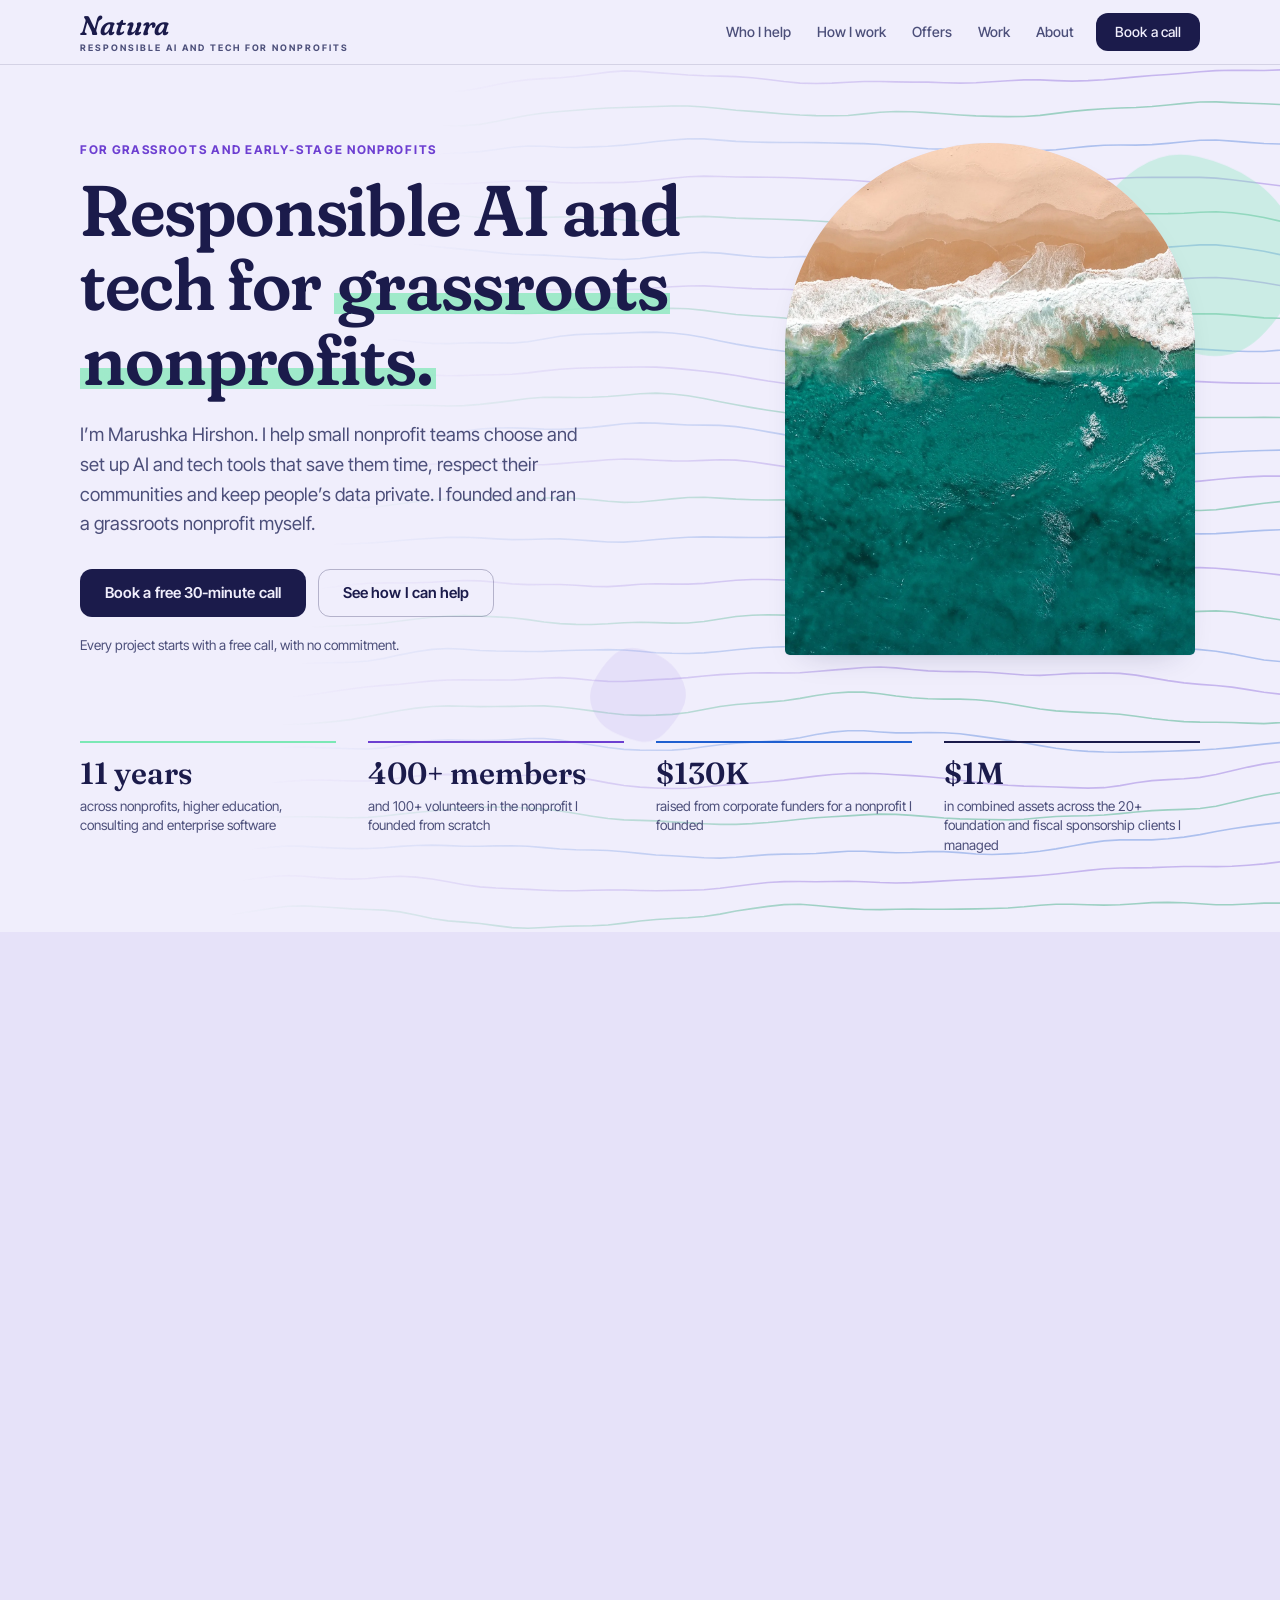
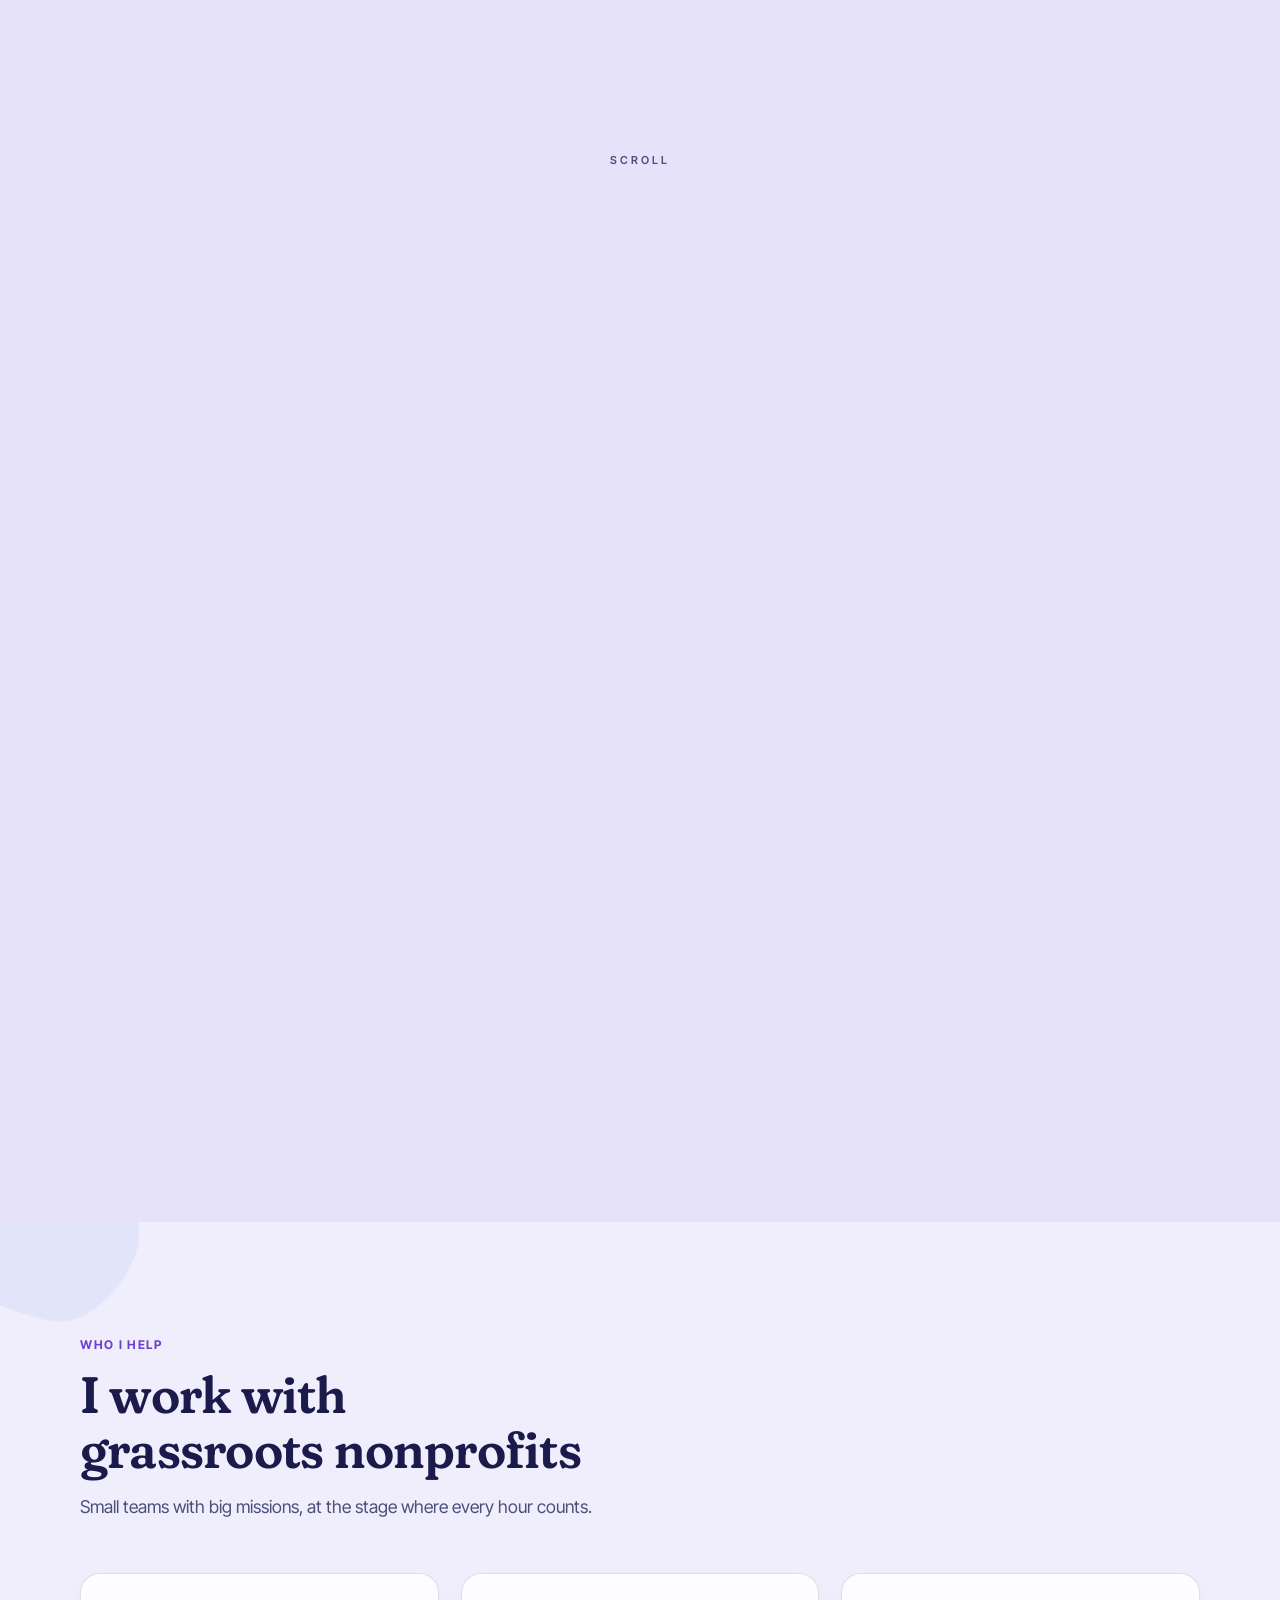
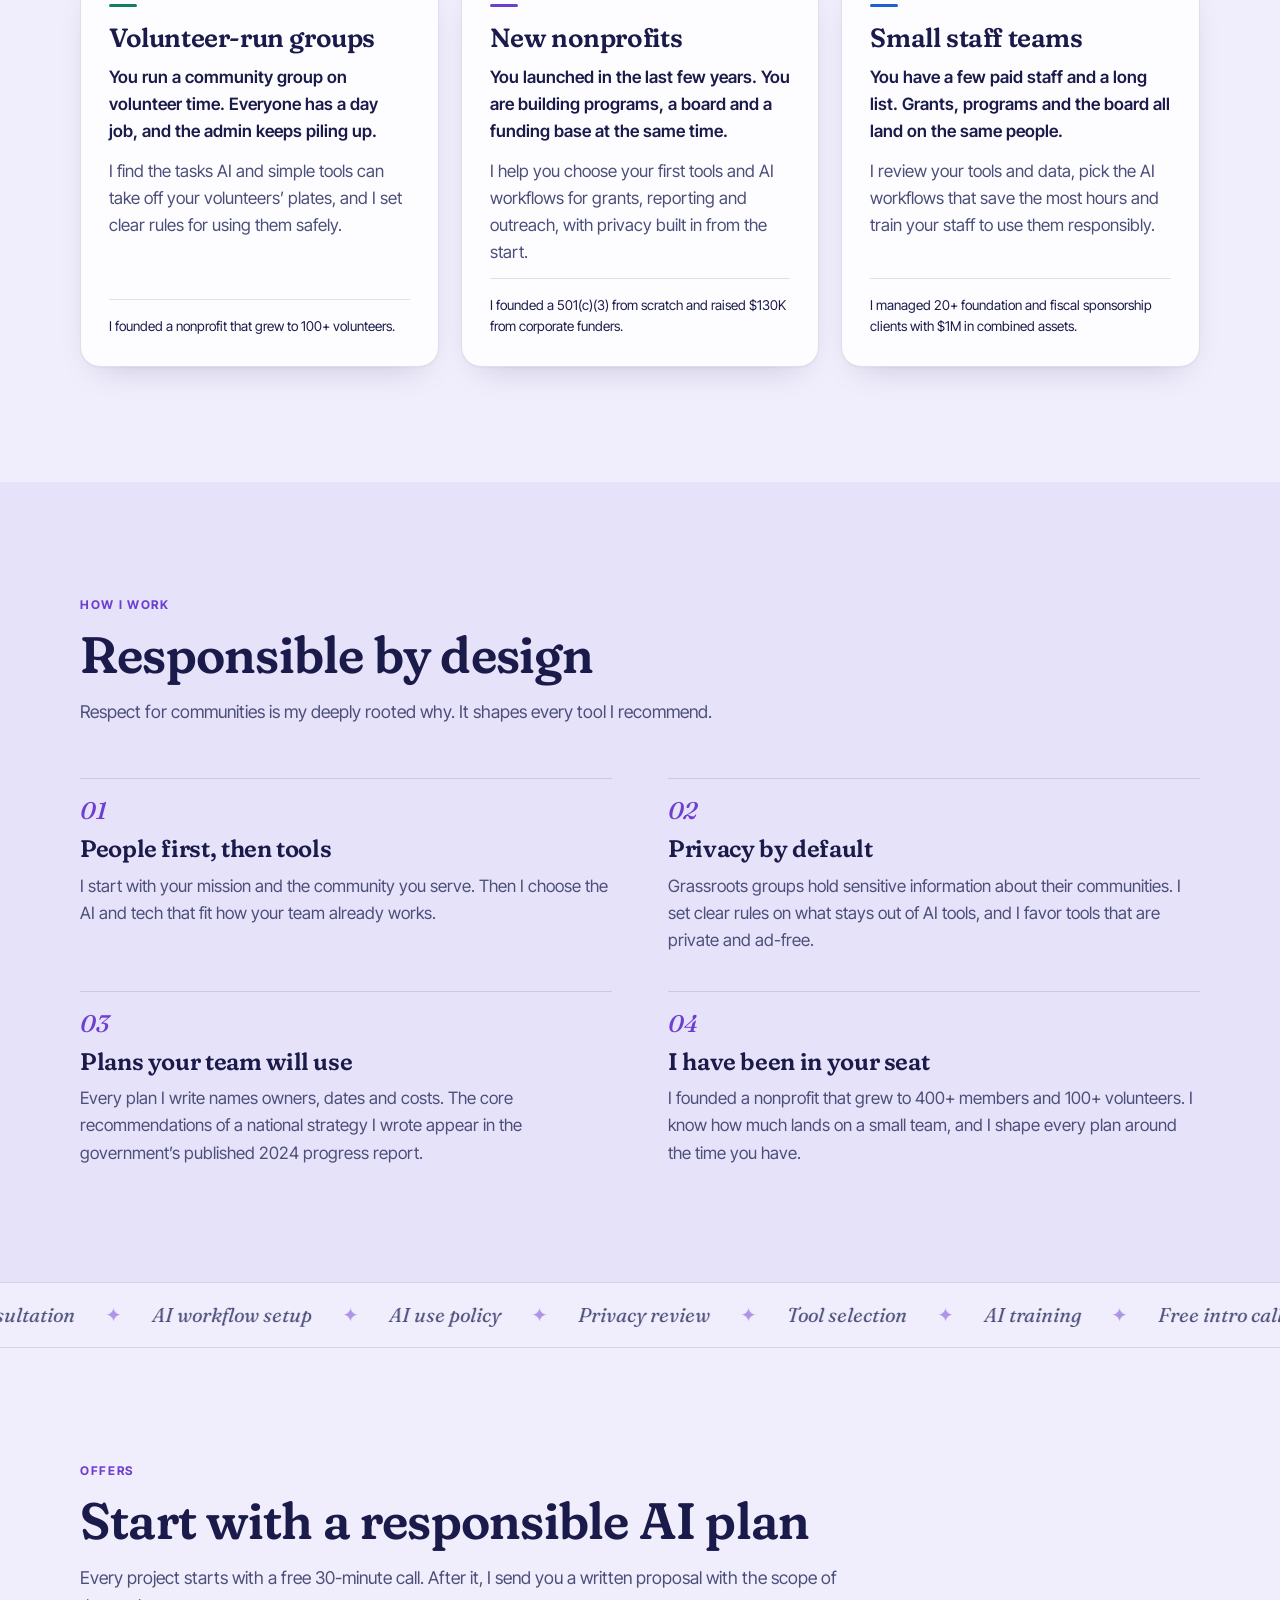
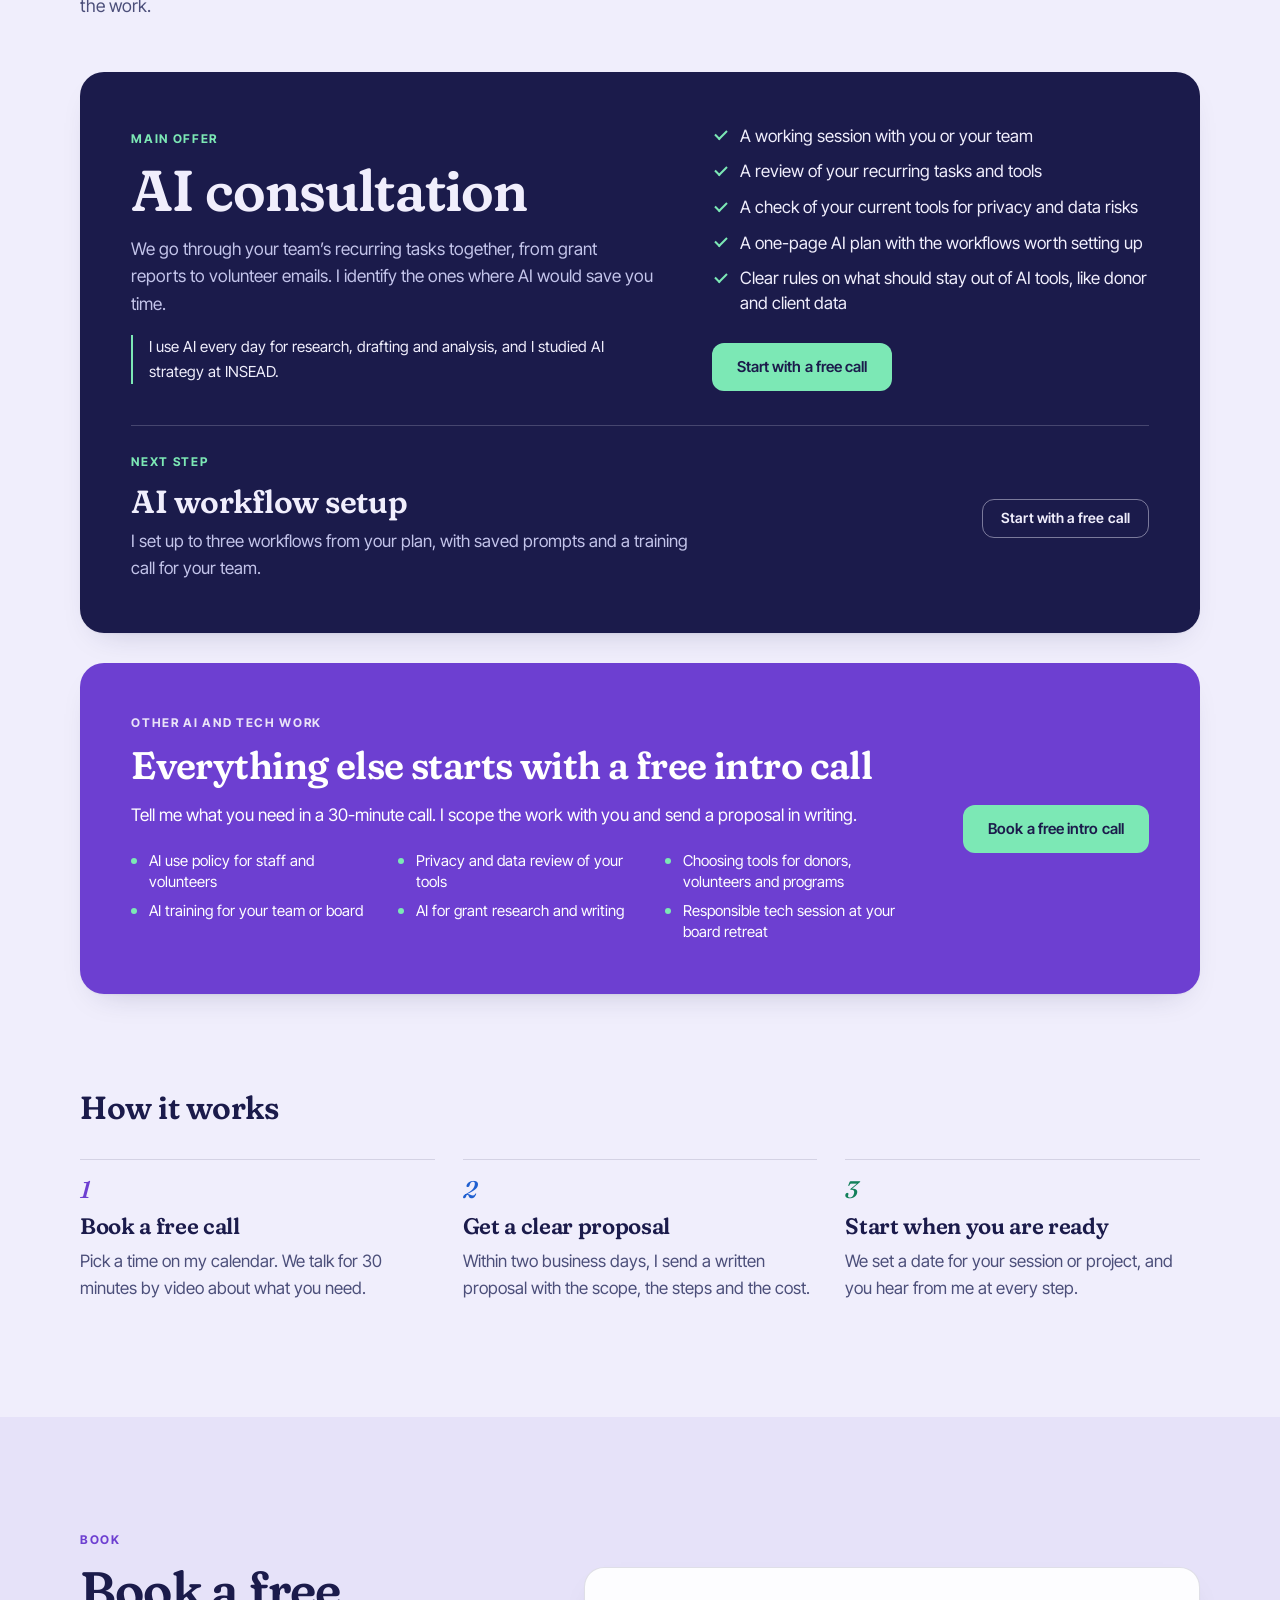
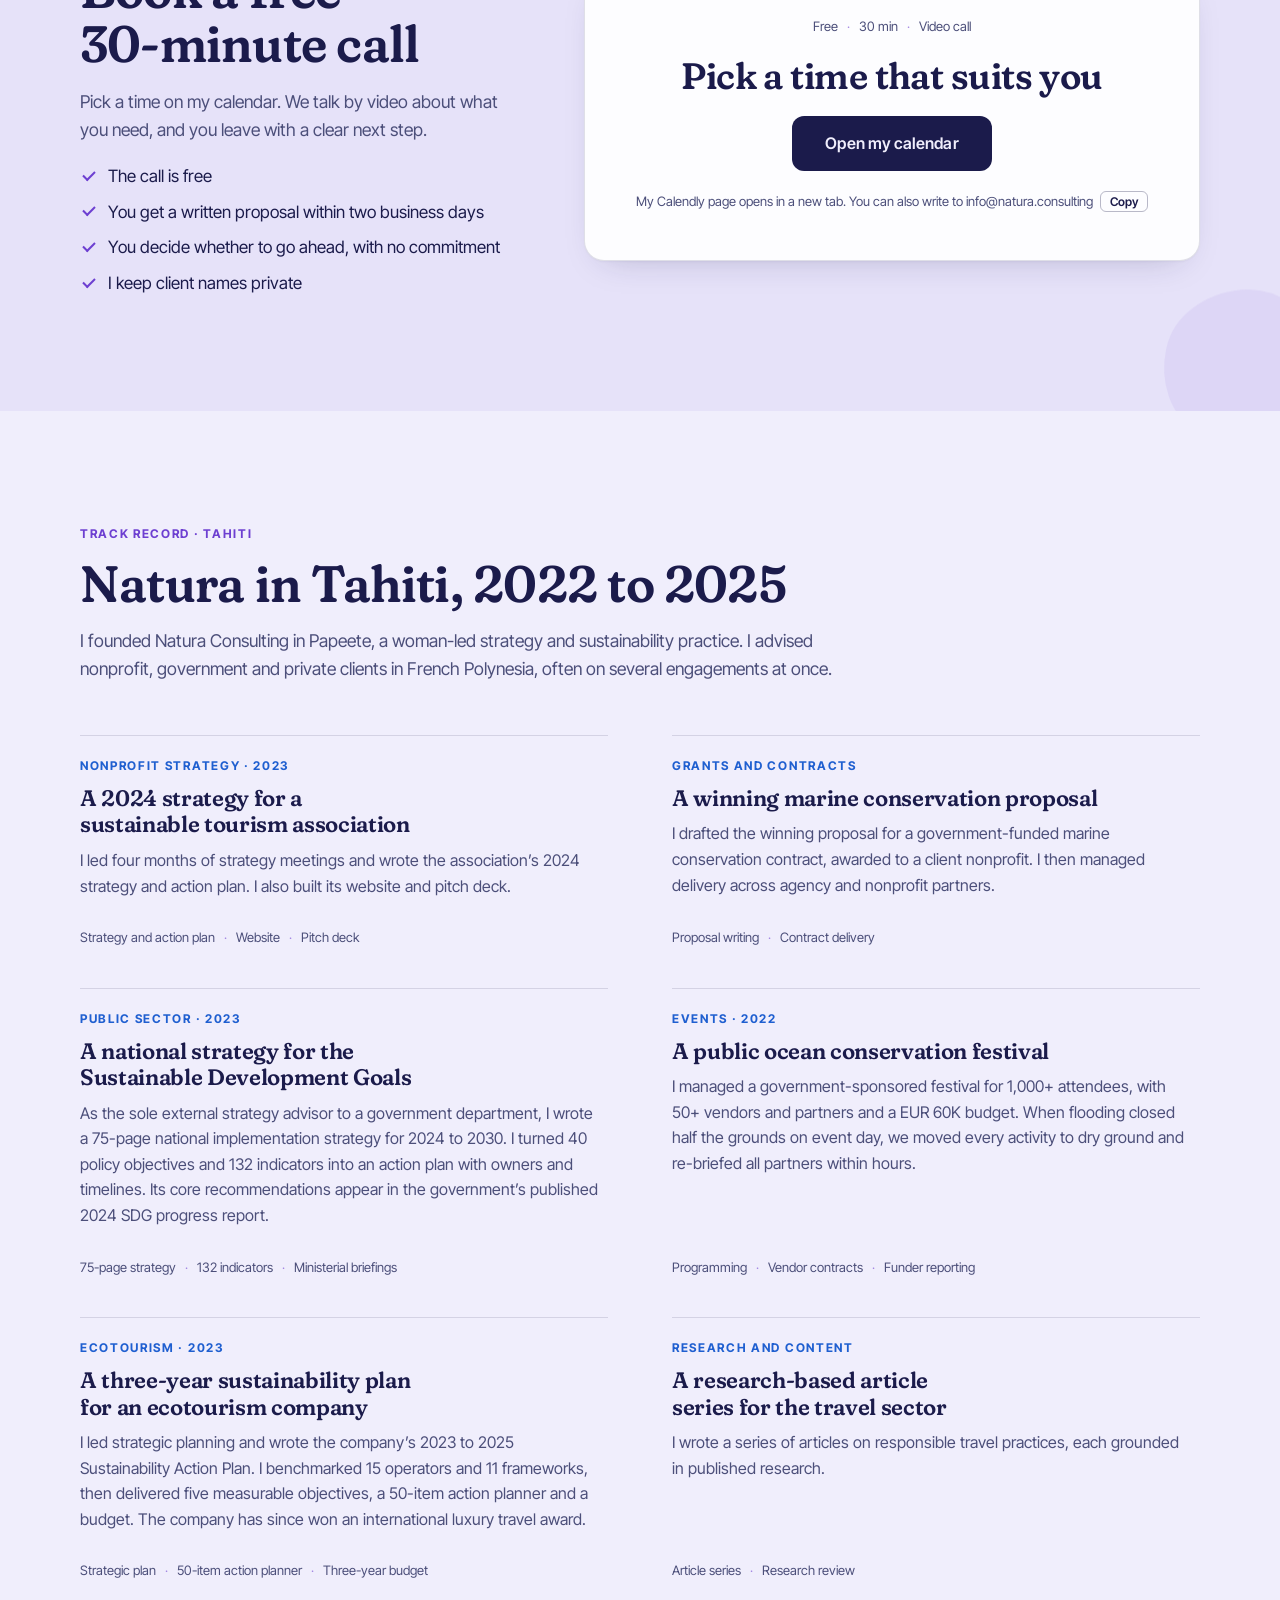
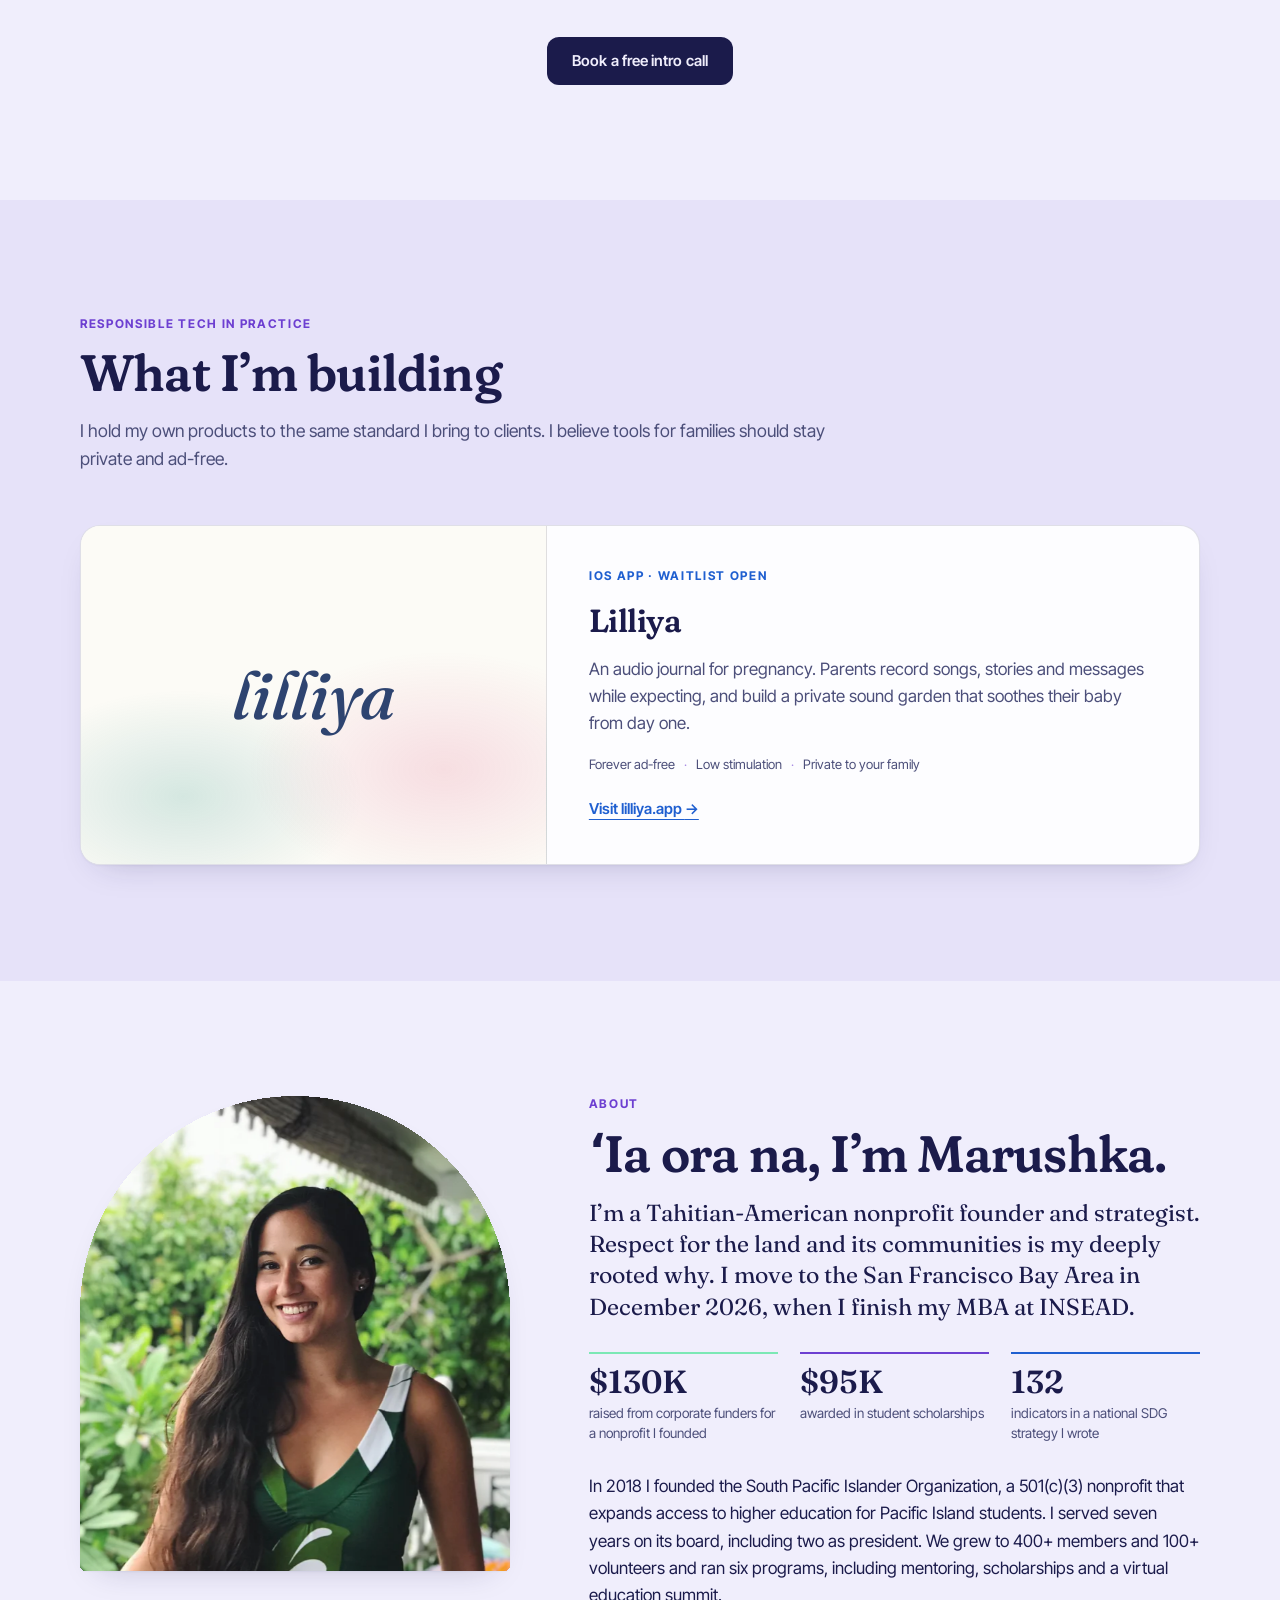
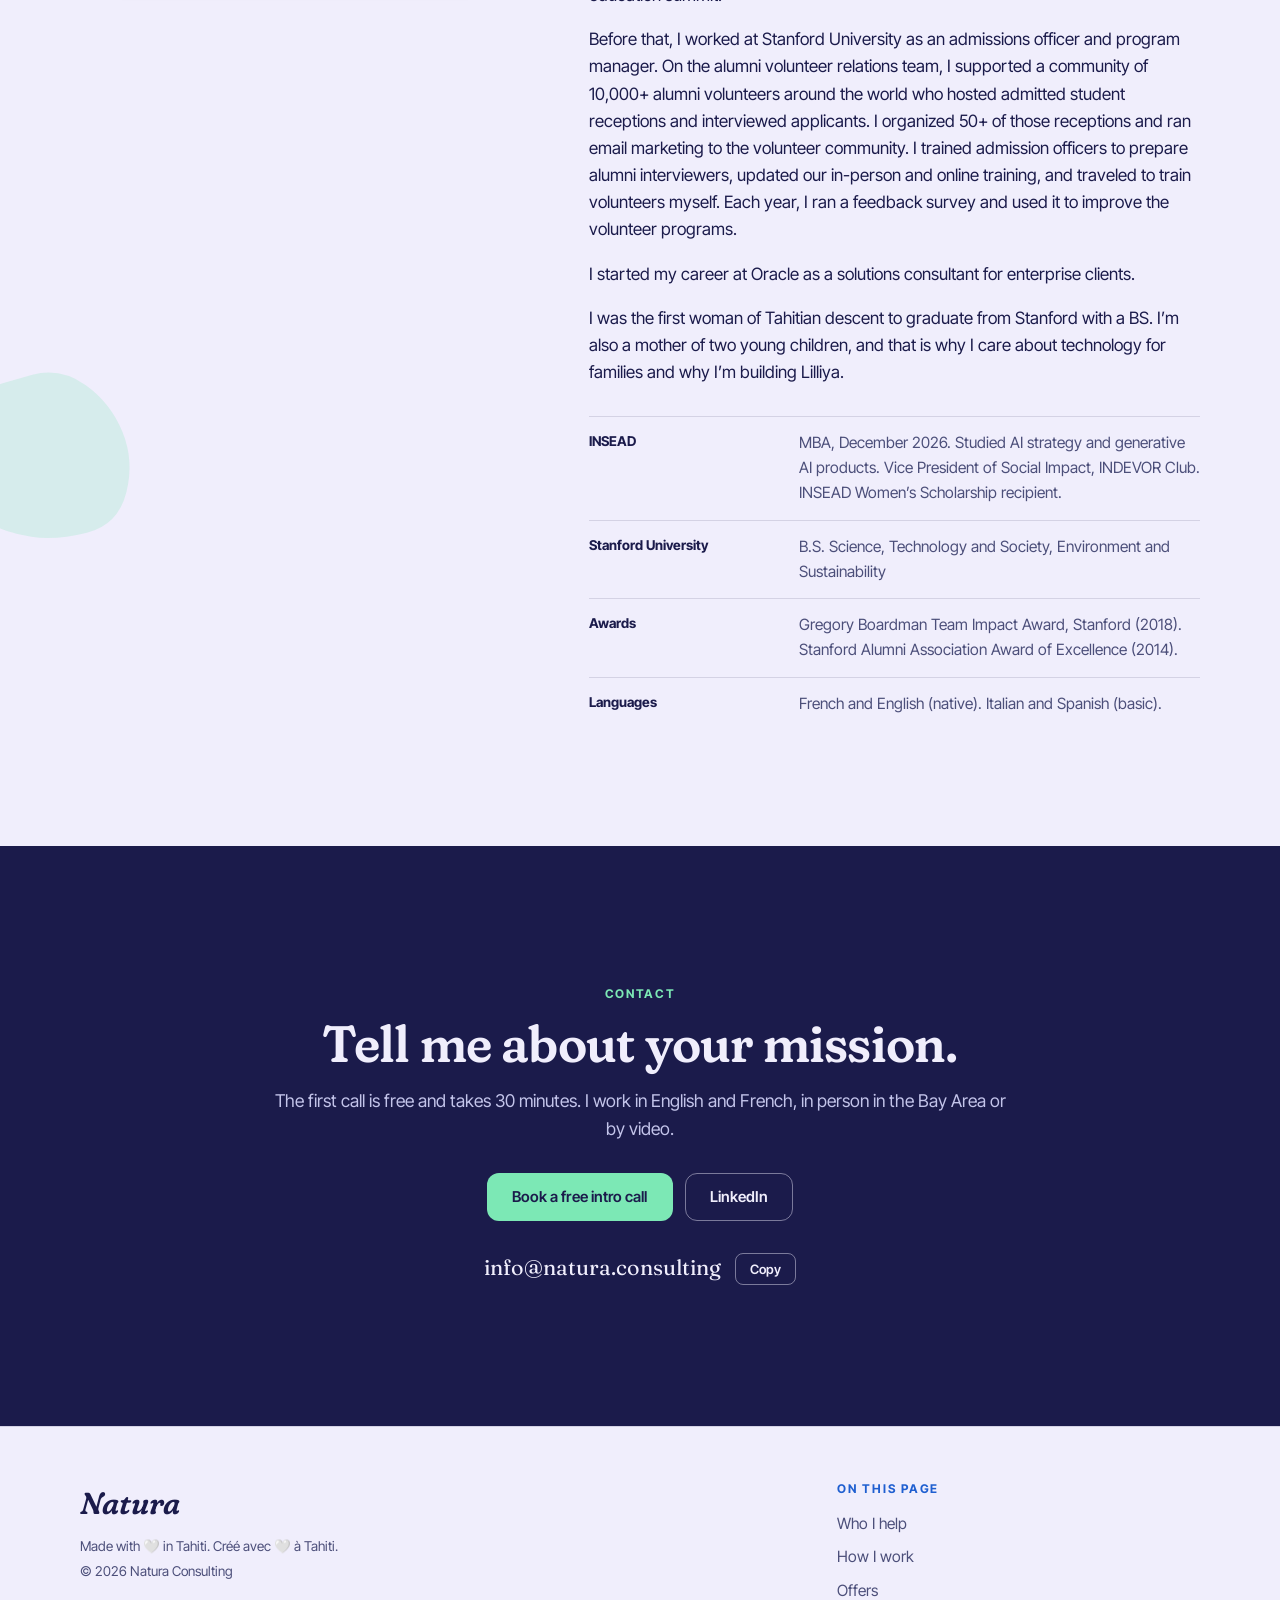
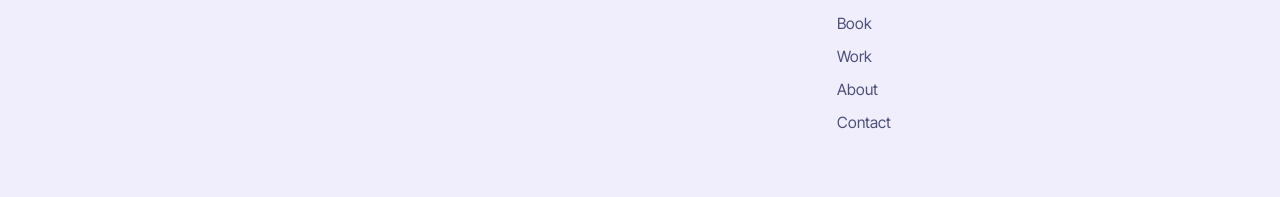
<file: index.html>
<!doctype html>
<html lang="en">
<head>
<meta charset="utf-8">
<meta name="viewport" content="width=device-width, initial-scale=1, viewport-fit=cover">
<title>Natura · Responsible AI and Tech for Nonprofits</title>
<meta name="description" content="Marushka Hirshon helps grassroots and early-stage nonprofits choose and use AI and tech responsibly, to save time and protect the people they serve. Every project starts with a free 30-minute call. San Francisco Bay Area.">
<meta name="version" content="4.3">
<link rel="canonical" href="https://natura.consulting/">
<link rel="icon" href="assets/favicon.svg" type="image/svg+xml">
<link rel="icon" href="assets/favicon-32.png" type="image/png" sizes="32x32">
<link rel="apple-touch-icon" href="assets/apple-touch-icon.png">
<meta name="theme-color" content="#F0EEFC">
<meta property="og:type" content="website">
<meta property="og:site_name" content="Natura Consulting">
<meta property="og:url" content="https://natura.consulting/">
<meta property="og:title" content="Responsible AI and tech for grassroots nonprofits">
<meta property="og:description" content="Marushka Hirshon helps grassroots and early-stage nonprofits choose and use AI and tech responsibly, to save time and protect the people they serve. Every project starts with a free 30-minute call.">
<meta property="og:image" content="https://natura.consulting/assets/og-responsible.jpg">
<meta property="og:image:width" content="1200">
<meta property="og:image:height" content="630">
<meta property="og:image:alt" content="Natura Consulting. Responsible AI and tech for grassroots nonprofits.">
<meta name="twitter:card" content="summary_large_image">
<script type="application/ld+json">
{
  "@context": "https://schema.org",
  "@type": "ProfessionalService",
  "name": "Natura Consulting",
  "url": "https://natura.consulting/",
  "image": "https://natura.consulting/assets/og-responsible.jpg",
  "description": "Responsible AI and tech consulting for grassroots and early-stage nonprofits.",
  "email": "info@natura.consulting",
  "areaServed": "San Francisco Bay Area",
  "founder": { "@type": "Person", "name": "Marushka Hirshon", "sameAs": "https://www.linkedin.com/in/marushkahirshon" },
  "knowsLanguage": ["en", "fr"]
}
</script>
<link rel="preconnect" href="https://fonts.googleapis.com">
<link rel="preconnect" href="https://fonts.gstatic.com" crossorigin>
<link rel="stylesheet" href="https://fonts.googleapis.com/css2?family=Fraunces:ital,opsz,wght,SOFT,WONK@0,9..144,400..800,0..100,0..1;1,9..144,400..800,0..100,0..1&family=Inter+Tight:wght@400;500;600;700&display=swap">
<link rel="stylesheet" href="assets/site.css">
</head>
<body>

<header class="site-head" id="top">
  <div class="wrap topbar">
    <a class="brand" href="#top"><span class="brand-name">Natura</span><span class="brand-sub">Responsible AI and tech for nonprofits</span></a>
    <nav class="topnav" aria-label="Page sections">
      <ul>
        <li><a href="#who">Who I help</a></li>
        <li><a href="#why">How I work</a></li>
        <li><a href="#offers">Offers</a></li>
        <li><a href="#work">Work</a></li>
        <li><a href="#about">About</a></li>
      </ul>
      <a class="btn btn-solid btn-sm" href="https://calendly.com/natura-info/30min" target="_blank" rel="noopener">Book a call</a>
    </nav>
  </div>
</header>

<main>
  <div class="hero-zone">
  <canvas class="waves" data-waves="light" aria-hidden="true"></canvas>
  <span class="blob b1" data-blob data-parallax="0.16" aria-hidden="true"></span>
  <span class="blob b2" data-blob data-parallax="-0.22" aria-hidden="true"></span>
  <section class="hero wrap" aria-labelledby="hero-title">
    <div class="hero-text">
      <p class="label">For grassroots and early-stage nonprofits</p>
      <h1 id="hero-title" data-words>Responsible AI and tech for grassroots nonprofits.</h1>
      <p class="lede">I’m Marushka Hirshon. I help small nonprofit teams choose and set up AI and tech tools that save them time, respect their communities and keep people’s data private. I founded and ran a grassroots nonprofit myself.</p>
      <div class="actions">
        <a class="btn btn-solid" href="https://calendly.com/natura-info/30min" target="_blank" rel="noopener">Book a free 30-minute call</a>
        <a class="btn btn-line" href="#offers">See how I can help</a>
      </div>
      <p class="fineprint">Every project starts with a free call, with no commitment.</p>
    </div>
    <div class="arch-wrap">
      <figure class="arch">
      <img data-parallax-img src="assets/ocean-hero.webp" alt="Aerial view of turquoise lagoon water meeting deep blue ocean" width="1500" height="2000">
    </figure>
    </div>
  </section>

  <div class="wrap">
    <ul class="proof" aria-label="Experience at a glance">
      <li><b>11 years</b><span>across nonprofits, higher education, consulting and enterprise software</span></li>
      <li><b>400+ members</b><span>and 100+ volunteers in the nonprofit I founded from scratch</span></li>
      <li><b>$130K</b><span>raised from corporate funders for a nonprofit I founded</span></li>
      <li><b>$1M</b><span>in combined assets across the 20+ foundation and fiscal sponsorship clients I managed</span></li>
    </ul>
  </div>
  </div>

  <section class="manifesto" aria-label="What I believe">
    <div class="stage">
      <canvas class="waves" data-waves="light" aria-hidden="true"></canvas>
      <p class="line" data-words>Grassroots nonprofits carry some of the most important work.</p>
      <p class="line" data-words>Their tools should respect the people they serve.</p>
      <p class="line" data-words>I built Natura to help them choose well, at a price they can afford.</p>
      <svg class="tide-draw" viewBox="0 0 600 40" preserveAspectRatio="none" aria-hidden="true"><path d="M0 22C100 6 200 6 300 22S500 38 600 22"/></svg>
      <p class="scroll-cue" aria-hidden="true">Scroll</p>
    </div>
  </section>

  <section class="sec has-blob" id="who" aria-labelledby="who-title">
    <span class="blob b3" data-blob data-parallax="0.2" aria-hidden="true"></span>
    <div class="wrap">
      <div class="sec-head" data-reveal>
        <p class="label">Who I help</p>
        <h2 id="who-title">I work with grassroots nonprofits</h2>
        <p class="sub">Small teams with big missions, at the stage where every hour counts.</p>
      </div>
      <div class="lanes lanes-3">
        <article class="lane" data-reveal>
          <h3>Volunteer-run groups</h3>
          <p class="lane-you">You run a community group on volunteer time. Everyone has a day job, and the admin keeps piling up.</p>
          <p>I find the tasks AI and simple tools can take off your volunteers’ plates, and I set clear rules for using them safely.</p>
          <p class="lane-proof">I founded a nonprofit that grew to 100+ volunteers.</p>
        </article>
        <article class="lane" data-reveal>
          <h3>New nonprofits</h3>
          <p class="lane-you">You launched in the last few years. You are building programs, a board and a funding base at the same time.</p>
          <p>I help you choose your first tools and AI workflows for grants, reporting and outreach, with privacy built in from the start.</p>
          <p class="lane-proof">I founded a 501(c)(3) from scratch and raised $130K from corporate funders.</p>
        </article>
        <article class="lane" data-reveal>
          <h3>Small staff teams</h3>
          <p class="lane-you">You have a few paid staff and a long list. Grants, programs and the board all land on the same people.</p>
          <p>I review your tools and data, pick the AI workflows that save the most hours and train your staff to use them responsibly.</p>
          <p class="lane-proof">I managed 20+ foundation and fiscal sponsorship clients with $1M in combined assets.</p>
        </article>
      </div>
    </div>
  </section>

  <section class="sec sec-deep" id="why" aria-labelledby="why-title">
    <div class="wrap">
      <div class="sec-head" data-reveal>
        <p class="label">How I work</p>
        <h2 id="why-title">Responsible by design</h2>
        <p class="sub">Respect for communities is my deeply rooted why. It shapes every tool I recommend.</p>
      </div>
      <ol class="why">
        <li data-reveal>
          <span class="num">01</span>
          <h3>People first, then tools</h3>
          <p>I start with your mission and the community you serve. Then I choose the AI and tech that fit how your team already works.</p>
        </li>
        <li data-reveal>
          <span class="num">02</span>
          <h3>Privacy by default</h3>
          <p>Grassroots groups hold sensitive information about their communities. I set clear rules on what stays out of AI tools, and I favor tools that are private and ad-free.</p>
        </li>
        <li data-reveal>
          <span class="num">03</span>
          <h3>Plans your team will use</h3>
          <p>Every plan I write names owners, dates and costs. The core recommendations of a national strategy I wrote appear in the government’s published 2024 progress report.</p>
        </li>
        <li data-reveal>
          <span class="num">04</span>
          <h3>I have been in your seat</h3>
          <p>I founded a nonprofit that grew to 400+ members and 100+ volunteers. I know how much lands on a small team, and I shape every plan around the time you have.</p>
        </li>
      </ol>
    </div>
  </section>

  <div class="marquee-wrap" aria-hidden="true"><div class="marquee"><div class="marquee-track"><span>AI consultation</span><i>✦</i><span>AI workflow setup</span><i>✦</i><span>AI use policy</span><i>✦</i><span>Privacy review</span><i>✦</i><span>Tool selection</span><i>✦</i><span>AI training</span><i>✦</i><span>Free intro call</span><i>✦</i></div></div></div>

  <section class="sec" id="offers" aria-labelledby="offers-title">
    <div class="wrap">
      <div class="sec-head" data-reveal>
        <p class="label">Offers</p>
        <h2 id="offers-title">Start with a responsible AI plan</h2>
        <p class="sub">Every project starts with a free 30-minute call. After it, I send you a written proposal with the scope of the work.</p>
      </div>

      <article class="feature feature-main" data-reveal>
        <canvas class="waves" data-waves="dark" aria-hidden="true"></canvas>
        <div class="feature-cols">
          <div>
            <p class="label">Main offer</p>
            <h3>AI consultation</h3>
            <p>We go through your team’s recurring tasks together, from grant reports to volunteer emails. I identify the ones where AI would save you time.</p>
            <p class="feature-proof">I use AI every day for research, drafting and analysis, and I studied AI strategy at INSEAD.</p>
          </div>
          <div>
            <ul class="ticks">
              <li>A working session with you or your team</li>
              <li>A review of your recurring tasks and tools</li>
              <li>A check of your current tools for privacy and data risks</li>
              <li>A one-page AI plan with the workflows worth setting up</li>
              <li>Clear rules on what should stay out of AI tools, like donor and client data</li>
            </ul>
            <div class="feature-buy">
              <a class="btn btn-light" href="https://calendly.com/natura-info/30min" target="_blank" rel="noopener">Start with a free call</a>
            </div>
          </div>
        </div>
        <div class="next-step">
          <div class="next-text">
            <p class="label">Next step</p>
            <h4>AI workflow setup</h4>
            <p>I set up to three workflows from your plan, with saved prompts and a training call for your team.</p>
          </div>
          <div class="next-buy">
            <a class="btn btn-line-light btn-sm" href="https://calendly.com/natura-info/30min" target="_blank" rel="noopener">Start with a free call</a>
          </div>
        </div>
      </article>

      <article class="feature feature-wide feature-band" data-reveal>
        <div class="feature-cols">
          <div>
            <p class="label">Other AI and tech work</p>
            <h3>Everything else starts with a free intro call</h3>
            <p>Tell me what you need in a 30-minute call. I scope the work with you and send a proposal in writing.</p>
            <ul class="also" aria-label="Other AI and tech work I offer">
              <li>AI use policy for staff and volunteers</li>
              <li>Privacy and data review of your tools</li>
              <li>Choosing tools for donors, volunteers and programs</li>
              <li>AI training for your team or board</li>
              <li>AI for grant research and writing</li>
              <li>Responsible tech session at your board retreat</li>
            </ul>
          </div>
          <div class="feature-side">
            <a class="btn btn-light" href="https://calendly.com/natura-info/30min" target="_blank" rel="noopener">Book a free intro call</a>
          </div>
        </div>
      </article>

      <div class="how" id="how">
        <h3 class="how-title" data-reveal>How it works</h3>
        <ol class="steps">
          <li data-reveal><span class="num">1</span><h4>Book a free call</h4><p>Pick a time on my calendar. We talk for 30 minutes by video about what you need.</p></li>
          <li data-reveal><span class="num">2</span><h4>Get a clear proposal</h4><p>Within two business days, I send a written proposal with the scope, the steps and the cost.</p></li>
          <li data-reveal><span class="num">3</span><h4>Start when you are ready</h4><p>We set a date for your session or project, and you hear from me at every step.</p></li>
        </ol>
      </div>
    </div>
  </section>

  <section class="sec sec-deep has-blob" id="book" aria-labelledby="book-title">
    <span class="blob b4" data-blob data-parallax="-0.18" aria-hidden="true"></span>
    <div class="wrap book">
      <div class="book-intro" data-reveal>
        <p class="label">Book</p>
        <h2 id="book-title">Book a free <span class="nowrap">30-minute</span> call</h2>
        <p class="sub">Pick a time on my calendar. We talk by video about what you need, and you leave with a clear next step.</p>
        <ul class="ticks ticks-ink">
          <li>The call is free</li>
          <li>You get a written proposal within two business days</li>
          <li>You decide whether to go ahead, with no commitment</li>
          <li>I keep client names private</li>
        </ul>
      </div>
      <div class="book-card" data-reveal>
        <p class="menu-meta"><span>Free</span><span>30 min</span><span>Video call</span></p>
        <h3>Pick a time that suits you</h3>
        <a class="btn btn-solid btn-lg" href="https://calendly.com/natura-info/30min" target="_blank" rel="noopener">Open my calendar</a>
        <p class="form-note">My Calendly page opens in a new tab. You can also write to <span id="email-book">info@natura.consulting</span> <button class="copy copy-ink" type="button" data-copy="email-book" data-done="Copied">Copy</button></p>
      </div>
    </div>
  </section>

  <section class="sec" id="work" aria-labelledby="work-title">
    <div class="wrap">
      <div class="sec-head" data-reveal>
        <p class="label">Track record · Tahiti</p>
        <h2 id="work-title">Natura in Tahiti, 2022 to 2025</h2>
        <p class="sub">I founded Natura Consulting in Papeete, a woman-led strategy and sustainability practice. I advised nonprofit, government and private clients in French Polynesia, often on several engagements at once.</p>
      </div>
      <div class="work">
        <article class="case" data-reveal>
          <p class="label">Nonprofit strategy · 2023</p>
          <h3>A 2024 strategy for a sustainable tourism association</h3>
          <p>I led four months of strategy meetings and wrote the association’s 2024 strategy and action plan. I also built its website and pitch deck.</p>
          <ul class="chips"><li>Strategy and action plan</li><li>Website</li><li>Pitch deck</li></ul>
        </article>
        <article class="case" data-reveal>
          <p class="label">Grants and contracts</p>
          <h3>A winning marine conservation proposal</h3>
          <p>I drafted the winning proposal for a government-funded marine conservation contract, awarded to a client nonprofit. I then managed delivery across agency and nonprofit partners.</p>
          <ul class="chips"><li>Proposal writing</li><li>Contract delivery</li></ul>
        </article>
        <article class="case" data-reveal>
          <p class="label">Public sector · 2023</p>
          <h3>A national strategy for the Sustainable Development Goals</h3>
          <p>As the sole external strategy advisor to a government department, I wrote a 75-page national implementation strategy for 2024 to 2030. I turned 40 policy objectives and 132 indicators into an action plan with owners and timelines. Its core recommendations appear in the government’s published 2024 SDG progress report.</p>
          <ul class="chips"><li>75-page strategy</li><li>132 indicators</li><li>Ministerial briefings</li></ul>
        </article>
        <article class="case" data-reveal>
          <p class="label">Events · 2022</p>
          <h3>A public ocean conservation festival</h3>
          <p>I managed a government-sponsored festival for 1,000+ attendees, with 50+ vendors and partners and a EUR 60K budget. When flooding closed half the grounds on event day, we moved every activity to dry ground and re-briefed all partners within hours.</p>
          <ul class="chips"><li>Programming</li><li>Vendor contracts</li><li>Funder reporting</li></ul>
        </article>
        <article class="case" data-reveal>
          <p class="label">Ecotourism · 2023</p>
          <h3>A three-year sustainability plan for an ecotourism company</h3>
          <p>I led strategic planning and wrote the company’s 2023 to 2025 Sustainability Action Plan. I benchmarked 15 operators and 11 frameworks, then delivered five measurable objectives, a 50-item action planner and a budget. The company has since won an international luxury travel award.</p>
          <ul class="chips"><li>Strategic plan</li><li>50-item action planner</li><li>Three-year budget</li></ul>
        </article>
        <article class="case" data-reveal>
          <p class="label">Research and content</p>
          <h3>A research-based article series for the travel sector</h3>
          <p>I wrote a series of articles on responsible travel practices, each grounded in published research.</p>
          <ul class="chips"><li>Article series</li><li>Research review</li></ul>
        </article>
      </div>
      <p class="mid-cta" data-reveal><a class="btn btn-solid" href="https://calendly.com/natura-info/30min" target="_blank" rel="noopener">Book a free intro call</a></p>
    </div>
  </section>

  <section class="sec sec-deep" id="studio" aria-labelledby="studio-title">
    <div class="wrap studio">
      <div class="sec-head" data-reveal>
        <p class="label">Responsible tech in practice</p>
        <h2 id="studio-title">What I’m building</h2>
        <p class="sub">I hold my own products to the same standard I bring to clients. I believe tools for families should stay private and ad-free.</p>
      </div>
      <article class="project" data-reveal>
        <div class="project-mark" aria-hidden="true"><span>lilliya</span></div>
        <div class="project-body">
          <p class="label">iOS app · Waitlist open</p>
          <h3>Lilliya</h3>
          <p>An audio journal for pregnancy. Parents record songs, stories and messages while expecting, and build a private sound garden that soothes their baby from day one.</p>
          <ul class="chips"><li>Forever ad-free</li><li>Low stimulation</li><li>Private to your family</li></ul>
          <a class="text-link" href="https://lilliya.app" target="_blank" rel="noopener">Visit lilliya.app <span aria-hidden="true">→</span></a>
        </div>
      </article>
    </div>
  </section>

  <section class="sec has-blob" id="about" aria-labelledby="about-title">
    <span class="blob b5" data-blob data-parallax="0.15" aria-hidden="true"></span>
    <div class="wrap about">
      <div class="portrait" data-reveal><img data-parallax-img src="assets/marushka.webp" alt="Portrait of Marushka Hirshon" width="750" height="829"></div>
      <div class="about-body">
        <div data-reveal>
          <p class="label">About</p>
          <h2 id="about-title">ʻIa ora na, I’m Marushka.</h2>
          <p class="lead">I’m a Tahitian-American nonprofit founder and strategist. Respect for the land and its communities is my deeply rooted why. I move to the San Francisco Bay Area in December 2026, when I finish my MBA at INSEAD.</p>
        </div>
        <div class="stats" data-reveal>
          <div class="stat"><b>$130K</b><span>raised from corporate funders for a nonprofit I founded</span></div>
          <div class="stat"><b>$95K</b><span>awarded in student scholarships</span></div>
          <div class="stat"><b>132</b><span>indicators in a national SDG strategy I wrote</span></div>
        </div>
        <div data-reveal>
          <p>In 2018 I founded the South Pacific Islander Organization, a 501(c)(3) nonprofit that expands access to higher education for Pacific Island students. I served seven years on its board, including two as president. We grew to 400+ members and 100+ volunteers and ran six programs, including mentoring, scholarships and a virtual education summit.</p>
          <p>Before that, I worked at Stanford University as an admissions officer and program manager. On the alumni volunteer relations team, I supported a community of 10,000+ alumni volunteers around the world who hosted admitted student receptions and interviewed applicants. I organized 50+ of those receptions and ran email marketing to the volunteer community. I trained admission officers to prepare alumni interviewers, updated our in-person and online training, and traveled to train volunteers myself. Each year, I ran a feedback survey and used it to improve the volunteer programs.</p>
          <p>I started my career at Oracle as a solutions consultant for enterprise clients.</p>
          <p>I was the first woman of Tahitian descent to graduate from Stanford with a BS. I’m also a mother of two young children, and that is why I care about technology for families and why I’m building Lilliya.</p>
        </div>
        <ul class="creds" data-reveal>
          <li><b>INSEAD</b><span>MBA, December 2026. Studied AI strategy and generative AI products. Vice President of Social Impact, INDEVOR Club. INSEAD Women’s Scholarship recipient.</span></li>
          <li><b>Stanford University</b><span>B.S. Science, Technology and Society, Environment and Sustainability</span></li>
          <li><b>Awards</b><span>Gregory Boardman Team Impact Award, Stanford (2018). Stanford Alumni Association Award of Excellence (2014).</span></li>
          <li><b>Languages</b><span>French and English (native). Italian and Spanish (basic).</span></li>
        </ul>
      </div>
    </div>
  </section>
</main>

<section class="contact" id="contact" aria-labelledby="contact-title">
  <canvas class="waves" data-waves="dark" aria-hidden="true"></canvas>
  <div class="wrap inner" data-reveal>
    <p class="label">Contact</p>
    <h2 id="contact-title">Tell me about your mission.</h2>
    <p>The first call is free and takes 30 minutes. I work in English and French, in person in the Bay Area or by video.</p>
    <div class="actions">
      <a class="btn btn-light" href="https://calendly.com/natura-info/30min" target="_blank" rel="noopener">Book a free intro call</a>
      <a class="btn btn-line-light" href="https://www.linkedin.com/in/marushkahirshon" target="_blank" rel="noopener">LinkedIn</a>
    </div>
    <div class="email-row">
      <span class="email" id="email">info@natura.consulting</span>
      <button class="copy" type="button" data-copy="email" data-done="Copied">Copy</button>
    </div>
  </div>
</section>

<footer class="site">
  <div class="wrap">
    <div>
      <p class="foot-brand">Natura</p>
      <div class="foot-meta">
        <span>Made with 🤍 in Tahiti. Créé avec 🤍 à Tahiti.</span>
        <span>© 2026 Natura Consulting</span>
      </div>
    </div>
    <div class="foot-col">
      <h3>On this page</h3>
      <ul><li><a href="#who">Who I help</a></li><li><a href="#why">How I work</a></li><li><a href="#offers">Offers</a></li><li><a href="#book">Book</a></li><li><a href="#work">Work</a></li><li><a href="#about">About</a></li><li><a href="#contact">Contact</a></li></ul>
    </div>
  </div>
</footer>

<script src="assets/site.js"></script>
</body>
</html>
</file>
<file: assets/site.css>
/* Natura, version 3.5. A calmer island look.
   Layout: pale lilac ground, soft white cards with thin borders and gentle shadows,
   Perlin-noise waves and blobs drifting quietly behind the content, light parallax.
   Colours: purple, mint green and blue on lilac, with deep indigo ink.
   Labels and tags are plain text. No outlines, offset shadows or tilted cards.
   Light theme only, on purpose. */

:root {
  --mist: #F0EEFC;
  --mist-deep: #E6E2F9;
  --card: #FDFDFF;
  --ink: #1B1B4B;
  --muted: #4C4F7A;
  --blue: #1F5FD0;
  --purple: #6D3FD1;
  --green: #7CE8B5;
  --green-deep: #13805A;
  --green-soft: #DDF7EA;
  --night: #1B1B4B;
  --on-night: #F0EEFC;
  --on-night-muted: #C3C4EA;
  --line: rgba(27, 27, 75, .13);
  --line-night: rgba(240, 238, 252, .2);
  --shadow: 0 1px 2px rgba(27, 27, 75, .04), 0 14px 34px -20px rgba(27, 27, 75, .28);
  --display: "Fraunces", "Iowan Old Style", Georgia, serif;
  --sans: "Inter Tight", system-ui, -apple-system, "Segoe UI", sans-serif;
  --edge: 1px solid var(--line);
  color-scheme: light;
}

*, *::before, *::after { box-sizing: border-box; }
html { scroll-behavior: smooth; -webkit-text-size-adjust: 100%; }
body {
  margin: 0;
  background: var(--mist);
  color: var(--ink);
  font-family: var(--sans);
  font-size: 17px;
  line-height: 1.6;
  font-variant-numeric: lining-nums;
  overflow-x: hidden;
}
img { max-width: 100%; display: block; height: auto; }
a { color: inherit; }
:focus-visible { outline: 3px solid var(--purple); outline-offset: 3px; border-radius: 6px; }
h1, h2, h3, h4 {
  font-family: var(--display);
  font-weight: 600;
  font-variation-settings: "SOFT" 100, "WONK" 0;
  letter-spacing: -.015em;
  margin: 0;
  text-wrap: balance;
}
p { margin: 0 0 1em; }
p:last-child { margin-bottom: 0; }
[id] { scroll-margin-top: 88px; }

.wrap { position: relative; z-index: 1; width: 100%; max-width: 1200px; margin: 0 auto; padding-inline: clamp(16px, 4vw, 40px); }

/* Labels are plain small caps text */
.label {
  display: block;
  font-family: var(--sans); font-size: 12px; font-weight: 700; letter-spacing: .14em; text-transform: uppercase; line-height: 1.4;
  color: var(--purple); margin: 0 0 14px;
}
.case .label, .project-body .label { color: var(--blue); margin-bottom: 10px; }
.feature .label, .contact .label { color: var(--green); }
.feature-band .label { color: #fff; opacity: .85; }

/* ---------- Buttons ---------- */
.btn {
  display: inline-flex; align-items: center; justify-content: center;
  font-family: var(--sans); font-size: 15px; font-weight: 600; letter-spacing: .005em; line-height: 1.2;
  padding: 14px 24px; border-radius: 12px; text-decoration: none; cursor: pointer;
  border: 1px solid transparent;
  transition: background-color .15s, border-color .15s, transform .15s;
}
.btn:hover { transform: translateY(-1px); }
.btn:active { transform: none; }
.btn-solid { background: var(--ink); color: var(--on-night); }
.btn-solid:hover { background: var(--purple); }
.btn-line { background: transparent; color: var(--ink); border-color: rgba(27, 27, 75, .28); }
.btn-line:hover { background: var(--card); border-color: var(--ink); }
.btn-light { background: var(--green); color: var(--ink); }
.btn-light:hover { background: #A2F0CB; }
.btn-line-light { background: transparent; color: var(--on-night); border-color: rgba(240, 238, 252, .45); }
.btn-line-light:hover { border-color: var(--on-night); }
.btn-sm { padding: 10px 18px; font-size: 14px; }
.actions { display: flex; flex-wrap: wrap; gap: 12px; }

/* ---------- Header ---------- */
.site-head { position: sticky; top: env(safe-area-inset-top, 0px); z-index: 30; background: rgba(240, 238, 252, .9); -webkit-backdrop-filter: blur(10px); backdrop-filter: blur(10px); border-bottom: var(--edge); }
.topbar { display: flex; align-items: center; justify-content: space-between; gap: 20px; padding-block: 12px; }
.brand { display: inline-flex; flex-direction: column; text-decoration: none; line-height: 1; }
.brand-name { font-family: var(--display); font-style: italic; font-weight: 600; font-size: 27px; font-variation-settings: "SOFT" 100, "WONK" 1; }
.brand-sub { font-size: 9px; font-weight: 700; letter-spacing: .22em; text-transform: uppercase; color: var(--muted); margin-top: 4px; }
.topnav { display: flex; align-items: center; gap: 22px; }
.topnav ul { display: flex; gap: 26px; list-style: none; margin: 0; padding: 0; }
.topnav a, .lang { font-size: 14px; font-weight: 500; text-decoration: none; }
.topnav ul a { color: var(--muted); }
.topnav ul a:hover { color: var(--ink); text-decoration: underline; text-decoration-color: var(--purple); text-underline-offset: 6px; }
.lang { display: flex; gap: 6px; color: var(--muted); }
.lang a { color: var(--muted); padding: 4px 2px; }
.lang a[aria-current="page"] { color: var(--ink); border-bottom: 2px solid var(--purple); }
@media (max-width: 1020px) { .topnav ul { display: none; } }
@media (max-width: 480px) { .brand-sub { display: none; } .topnav { gap: 12px; } }

/* ---------- Noise canvases and blobs ---------- */
.waves { position: absolute; inset: 0; width: 100%; height: 100%; z-index: 0; pointer-events: none; }
.blob { position: absolute; z-index: 0; pointer-events: none; display: block; will-change: transform; }
.blob svg { display: block; width: 100%; height: 100%; overflow: visible; }
.blob path { fill: currentColor; }
.has-blob { position: relative; overflow: clip; }

/* ---------- Hero ---------- */
.hero-zone { position: relative; overflow: clip; }
.hero-zone .waves { opacity: .7; -webkit-mask-image: linear-gradient(105deg, transparent 30%, #000 70%); mask-image: linear-gradient(105deg, transparent 30%, #000 70%); }
@media (max-width: 899px) { .hero-zone .waves { -webkit-mask-image: linear-gradient(180deg, transparent 40%, #000 80%); mask-image: linear-gradient(180deg, transparent 40%, #000 80%); } }
.hero { display: grid; gap: 44px; align-items: center; padding-top: clamp(36px, 6vw, 80px); padding-bottom: clamp(44px, 6vw, 80px); }
@media (min-width: 900px) { .hero { grid-template-columns: 1.2fr .8fr; gap: 72px; } }
.hero h1 { font-size: clamp(2.6rem, 5.6vw, 4.6rem); line-height: 1.04; margin-bottom: 24px; }
.hero h1 .w:nth-last-child(-n+2) { background: linear-gradient(transparent 62%, rgba(124, 232, 181, .7) 62% 90%, transparent 90%); padding-inline: .04em; }
.lede { font-size: 1.16rem; color: var(--muted); max-width: 46ch; margin-bottom: 30px; }
.fineprint { font-size: 13.5px; color: var(--muted); margin-top: 18px; }
.arch-wrap { position: relative; justify-self: center; width: 100%; max-width: 410px; }
.arch { margin: 0; border-radius: 999px 999px 24px 24px; overflow: hidden; aspect-ratio: 4 / 5; box-shadow: var(--shadow); background: var(--mist-deep); }
.arch img { width: 100%; height: 100%; object-fit: cover; transform: scale(1.12); will-change: transform; }
@media (max-width: 899px) { .arch { aspect-ratio: 1 / 1; } .arch-wrap { max-width: 340px; } }
.b1 { width: 300px; height: 300px; right: -70px; top: 30px; color: var(--green); opacity: .32; }
.b2 { width: 150px; height: 150px; left: 44%; bottom: 150px; color: var(--purple); opacity: .08; }
@media (max-width: 899px) { .b1 { width: 220px; height: 220px; top: auto; bottom: 280px; } .b2 { display: none; } }

/* Proof figures: plain numbers with a thin coloured rule */
.proof { list-style: none; margin: 0; padding: 8px 0 clamp(52px, 6vw, 80px); display: grid; grid-template-columns: 1fr 1fr; gap: 28px 24px; }
@media (min-width: 900px) { .proof { grid-template-columns: repeat(4, 1fr); gap: 32px; } }
.proof li { border-top: 2px solid var(--green); padding-top: 14px; min-width: 0; }
.proof li:nth-child(4n+2) { border-top-color: var(--purple); }
.proof li:nth-child(4n+3) { border-top-color: var(--blue); }
.proof li:nth-child(4n+4) { border-top-color: var(--ink); }
.proof b { display: block; font-family: var(--display); font-weight: 600; font-size: clamp(1.45rem, 2.6vw, 1.9rem); line-height: 1.1; margin-bottom: 6px; }
.proof span { display: block; font-size: 13.5px; line-height: 1.45; color: var(--muted); }

/* ---------- Word reveals ---------- */
.w { display: inline-block; }
html.motion .hero h1 .w {
  opacity: 0; transform: translateY(.35em);
  animation: word-in .8s cubic-bezier(.2, .8, .3, 1) forwards;
  animation-delay: calc(var(--i) * 55ms + 100ms);
}
@keyframes word-in { to { opacity: 1; transform: none; } }

/* ---------- Manifesto (scroll-driven) ---------- */
.manifesto { position: relative; padding-block: 72px; background: var(--mist-deep); }
.stage { position: relative; display: grid; gap: 26px; justify-items: center; text-align: center; padding-inline: clamp(16px, 4vw, 40px); overflow: clip; }
.stage .waves { opacity: .45; }
.line { position: relative; z-index: 1; font-family: var(--display); font-weight: 500; font-variation-settings: "SOFT" 100, "WONK" 0; letter-spacing: -.015em; font-size: clamp(1.9rem, 4.4vw, 3.4rem); line-height: 1.12; max-width: 19ch; margin: 0; text-wrap: balance; }
.tide-draw { position: relative; z-index: 1; width: 200px; height: 22px; }
.tide-draw path { fill: none; stroke: var(--purple); stroke-width: 2; stroke-linecap: round; opacity: .7; }
.scroll-cue { display: none; }
html.motion .manifesto { height: 210vh; padding: 0; }
html.motion .stage { position: sticky; top: 0; height: 100vh; height: 100svh; place-items: center; align-content: center; gap: 0; }
html.motion .line { grid-area: 1 / 1; }
html.motion .manifesto .w { opacity: 0; will-change: opacity, filter, transform; }
html.motion .tide-draw { position: absolute; bottom: 18vh; left: 50%; transform: translateX(-50%); }
html.motion .tide-draw path { stroke-dasharray: 700; stroke-dashoffset: 700; }
html.motion .scroll-cue { display: block; position: absolute; z-index: 1; bottom: 7vh; left: 0; right: 0; margin: 0; font-size: 11px; font-weight: 600; letter-spacing: .26em; text-transform: uppercase; color: var(--muted); }

/* ---------- Sections ---------- */
.sec { position: relative; padding-block: clamp(76px, 9vw, 124px); }
.sec-deep { background: var(--mist-deep); }
.sec-head { max-width: 760px; margin-bottom: clamp(32px, 4.5vw, 52px); }
.sec-head h2, .about h2, .contact h2, .book-intro h2 { font-size: clamp(2.1rem, 4.2vw, 3.2rem); line-height: 1.06; margin-bottom: 16px; }
.sub { font-size: 1.1rem; color: var(--muted); }
.tide svg { width: 100%; height: 28px; display: block; }
.tide path { fill: none; stroke: var(--purple); stroke-width: 1.5; opacity: .5; }
html.motion .tide path { stroke-dasharray: 1600; stroke-dashoffset: 1600; transition: stroke-dashoffset 2s cubic-bezier(.4, .1, .2, 1); }
html.motion .tide.in path { stroke-dashoffset: 0; }

/* Shared soft-card look */
.lane, .menu-group, .project, .book-form, .book-card {
  background: var(--card); border: var(--edge); border-radius: 20px; box-shadow: var(--shadow);
}

/* Who I help */
.lanes { display: grid; gap: 22px; }
@media (min-width: 760px) { .lanes { grid-template-columns: 1fr 1fr; } }
@media (min-width: 1040px) { .lanes-3 { grid-template-columns: repeat(3, 1fr); } }
.lane { padding: 30px 28px; display: flex; flex-direction: column; gap: 12px; }
.lane h3 { font-size: 1.65rem; line-height: 1.1; }
.lane h3::before { content: ""; display: block; width: 28px; height: 3px; border-radius: 2px; background: var(--green-deep); margin-bottom: 16px; }
.lane:nth-child(3n+2) h3::before { background: var(--purple); }
.lane:nth-child(3n+3) h3::before { background: var(--blue); }
.lane p { margin: 0; color: var(--muted); }
.lane .lane-you { font-weight: 600; color: var(--ink); }
.lane .lane-proof { margin-top: auto; padding-top: 16px; border-top: var(--edge); font-size: 13.5px; line-height: 1.5; color: var(--ink); }
.b3 { width: 260px; height: 260px; left: -90px; top: 40px; color: var(--blue); opacity: .07; }

/* Why me */
.why { list-style: none; margin: 0; padding: 0; display: grid; gap: 36px 56px; }
@media (min-width: 760px) { .why { grid-template-columns: 1fr 1fr; } }
.why li { border-top: var(--edge); padding-top: 20px; }
.num { display: block; font-family: var(--display); font-style: italic; font-weight: 500; font-size: 1.5rem; line-height: 1; color: var(--purple); margin-bottom: 12px; }
.why h3 { font-size: 1.5rem; line-height: 1.15; margin-bottom: 10px; }
.why p { color: var(--muted); }

/* Marquee: a quiet ribbon of offer names */
.marquee-wrap { overflow: hidden; position: relative; z-index: 2; pointer-events: none; }
.marquee { background: var(--mist); color: var(--muted); border-block: var(--edge); }
.marquee-track { display: flex; gap: 30px; width: max-content; padding: 16px 0; white-space: nowrap; font-family: var(--display); font-style: italic; font-weight: 400; font-size: 1.25rem; will-change: transform; }
.marquee-track i { font-style: normal; color: var(--purple); opacity: .5; }

/* Offers */
.community { margin: 0 0 30px; padding: 16px 22px; background: var(--green-soft); border-radius: 14px; font-size: 1rem; color: var(--ink); }
.community b { font-weight: 700; }

.feature { position: relative; overflow: hidden; background: var(--night); color: var(--on-night); border-radius: 24px; padding: clamp(28px, 4vw, 52px); box-shadow: var(--shadow); }
.feature > *:not(.waves) { position: relative; z-index: 1; }
.feature h3 { font-size: clamp(2.2rem, 5vw, 3.6rem); line-height: 1.02; margin-bottom: 14px; }
.feature-main { margin-bottom: 30px; }
.feature-main .waves { opacity: .4; -webkit-mask-image: linear-gradient(90deg, transparent 20%, #000 80%); mask-image: linear-gradient(90deg, transparent 20%, #000 80%); }
.feature-cols { display: grid; gap: 30px; }
@media (min-width: 980px) { .feature-cols { grid-template-columns: 6fr 5fr; gap: 56px; align-items: center; } }
.feature-cols p:not(.label):not(.price-note) { color: var(--on-night-muted); margin: 0; font-size: 1.08rem; }
.feature-cols p.feature-proof:not(.label):not(.price-note) { margin-top: 18px; font-size: .95rem; color: var(--on-night); padding-left: 16px; border-left: 2px solid var(--green); }
.feature-buy { display: flex; flex-wrap: wrap; align-items: center; gap: 18px 28px; margin-top: 28px; }
.price-burst { display: block; flex: none; color: var(--green); font-family: var(--display); font-weight: 600; font-size: 2.8rem; line-height: 1; }
.price-note { display: block; margin: 12px 0 0; font-size: 13px; line-height: 1.5; color: var(--on-night-muted); }
.ticks { list-style: none; margin: 0; padding: 0; display: grid; gap: 11px; }
.ticks li { position: relative; padding-left: 28px; line-height: 1.45; }
.ticks li::before { content: ""; position: absolute; left: 3px; top: .4em; width: 12px; height: 7px; border-left: 2px solid var(--green); border-bottom: 2px solid var(--green); transform: rotate(-45deg); }
.ticks-ink { margin-top: 20px; }
.ticks-ink li::before { border-color: var(--purple); }

.menu-group { padding: clamp(22px, 3vw, 32px); }
.menu-title { font-family: var(--sans); font-variation-settings: normal; font-size: 12px; font-weight: 700; letter-spacing: .16em; text-transform: uppercase; color: var(--blue); margin-bottom: 4px; }
.menu-group ul { list-style: none; margin: 0; padding: 0; }
.menu-item { display: grid; grid-template-columns: 1fr auto; gap: 14px 24px; align-items: center; padding: 22px 0; border-top: var(--edge); }
.menu-group ul > .menu-item:first-child { border-top: 0; }
.menu-text { min-width: 0; }
.menu-text h4 { font-size: 1.4rem; line-height: 1.15; margin: 0 0 6px; }
.menu-text p { color: var(--muted); font-size: .98rem; line-height: 1.5; margin: 0; }
/* Tags read as a plain line of text separated by dots */
.menu-meta, .chips { display: flex; flex-wrap: wrap; gap: 4px 0; font-size: 13px; color: var(--muted); }
.menu-text .menu-meta { margin-top: 12px; }
.menu-meta span, .chips li { white-space: nowrap; }
.menu-meta span + span::before, .chips li + li::before { content: "·"; margin-inline: 9px; color: var(--purple); opacity: .6; }
.menu-buy { display: grid; justify-items: end; gap: 10px; text-align: right; }
.price { font-family: var(--display); font-weight: 600; font-size: 1.8rem; line-height: 1; color: var(--ink); white-space: nowrap; }
.np { display: block; margin-top: 6px; font-family: var(--sans); font-variation-settings: normal; font-size: 12px; font-weight: 600; color: var(--blue); white-space: nowrap; }
@media (min-width: 980px) {
  .menu-grid { display: grid; grid-template-columns: 1fr 1fr; column-gap: 56px; }
  .menu-grid > .menu-item:nth-child(2) { border-top: 0; }
}
@media (max-width: 560px) {
  .menu-item { grid-template-columns: 1fr; }
  .menu-buy { display: flex; align-items: center; justify-content: space-between; gap: 14px; text-align: left; }
  .menu-buy .price { white-space: normal; min-width: 0; }
}

.feature-band { margin-top: 30px; background: var(--purple); color: #fff; }
.feature-band h3 { font-size: clamp(1.8rem, 3.2vw, 2.4rem); line-height: 1.08; }
.feature-band .feature-cols p:not(.label):not(.price-note) { color: #fff; }
.feature-band .price-note { color: #fff; opacity: .85; }
@media (min-width: 980px) { .feature-band .feature-cols { grid-template-columns: 1fr auto; } .feature-side { text-align: right; max-width: 300px; } }

.how { margin-top: clamp(56px, 7vw, 88px); }
.how-title { font-size: 2rem; margin-bottom: 26px; }
.steps { list-style: none; margin: 0; padding: 0; display: grid; gap: 28px; }
@media (min-width: 760px) { .steps { grid-template-columns: repeat(3, 1fr); } }
.steps li { border-top: var(--edge); padding-top: 18px; }
.steps .num { margin-bottom: 12px; }
.steps li:nth-child(2) .num { color: var(--blue); }
.steps li:nth-child(3) .num { color: var(--green-deep); }
.steps h4 { font-size: 1.4rem; line-height: 1.15; margin: 0 0 8px; }
.steps p { color: var(--muted); margin: 0; }

/* Booking */
.book { display: grid; gap: 40px; }
@media (min-width: 940px) { .book { grid-template-columns: 5fr 7fr; gap: 64px; align-items: start; } }
.book-form { padding: clamp(22px, 3vw, 36px); display: grid; gap: 18px; }
.field { min-width: 0; }
.field label { display: block; font-size: 13px; font-weight: 700; margin-bottom: 7px; }
.field .opt { font-weight: 500; color: var(--muted); }
.field input, .field select, .field textarea {
  width: 100%; font-family: var(--sans); font-size: 1rem; line-height: 1.4; color: var(--ink);
  background: #fff; border: 1px solid rgba(27, 27, 75, .25); border-radius: 10px; padding: 12px 14px;
}
.field textarea { resize: vertical; min-height: 110px; }
.field input::placeholder { color: #6A6F93; }
.field input:focus-visible, .field select:focus-visible, .field textarea:focus-visible { outline: 3px solid var(--purple); outline-offset: 1px; }
.field-row { display: grid; gap: 18px; }
@media (min-width: 600px) { .field-row { grid-template-columns: 1fr 1fr; } }
.check { display: flex; gap: 10px; align-items: flex-start; font-size: 13.5px; line-height: 1.5; cursor: pointer; }
.check input { width: 18px; height: 18px; margin: 1px 0 0; accent-color: var(--blue); flex: none; }
.book-form .btn { justify-self: start; }
.form-note { font-size: 13px; line-height: 1.6; color: var(--muted); margin: 0; }
.copy { font-family: var(--sans); font-size: 13px; font-weight: 600; color: var(--on-night); background: transparent; border: 1px solid rgba(240, 238, 252, .45); border-radius: 8px; padding: 7px 14px; cursor: pointer; }
.copy:hover { border-color: var(--on-night); }
.copy-ink { color: var(--ink); border-color: rgba(27, 27, 75, .3); padding: 2px 9px; font-size: 12px; margin-left: 4px; border-radius: 6px; }
.copy-ink:hover { border-color: var(--ink); }
.b4 { width: 240px; height: 240px; right: -80px; bottom: -40px; color: var(--purple); opacity: .07; }

/* Work: an open two-column list with thin rules, no cards */
.work { display: grid; gap: 40px 64px; }
@media (min-width: 760px) { .work { grid-template-columns: 1fr 1fr; } }
.case { display: flex; flex-direction: column; border-top: var(--edge); padding-top: 22px; }
.case h3 { font-size: 1.4rem; line-height: 1.18; margin-bottom: 10px; }
.case > p:not(.label) { color: var(--muted); font-size: 1rem; max-width: 58ch; }
.chips { list-style: none; margin: 14px 0 0; padding: 0; }
.case .chips { margin-top: auto; padding-top: 12px; }
.mid-cta { margin: 56px 0 0; text-align: center; }

/* Studio */
.project { display: grid; overflow: hidden; }
@media (min-width: 860px) { .project { grid-template-columns: 5fr 7fr; } }
.project-mark { min-height: 230px; display: grid; place-items: center; background: radial-gradient(60% 50% at 78% 72%, rgba(217, 43, 101, .14), transparent 70%), radial-gradient(55% 45% at 22% 80%, rgba(10, 124, 116, .16), transparent 70%), #FCFBF6; border-bottom: var(--edge); }
@media (min-width: 860px) { .project-mark { border-bottom: 0; border-right: var(--edge); } }
.project-mark span { font-family: var(--display); font-style: italic; font-weight: 500; font-size: clamp(3rem, 6vw, 4.2rem); color: #2E4470; }
.project-body { padding: clamp(26px, 4vw, 42px); }
.project-body h3 { font-size: 2rem; margin-bottom: 10px; }
.project-body > p:not(.label) { color: var(--muted); }
.text-link { display: inline-block; margin-top: 22px; font-size: 15px; font-weight: 600; color: var(--blue); text-decoration: underline; text-underline-offset: 5px; text-decoration-thickness: 1px; }
.text-link:hover { color: var(--purple); }

/* About */
.about { display: grid; gap: 48px; }
@media (min-width: 940px) { .about { grid-template-columns: 5fr 7fr; gap: 72px; align-items: start; } .portrait { position: sticky; top: 96px; } }
.portrait { border-radius: 999px 999px 24px 24px; overflow: hidden; box-shadow: var(--shadow); max-width: 430px; aspect-ratio: 750 / 829; background: var(--mist-deep); }
.portrait img { width: 100%; height: 100%; object-fit: cover; transform: scale(1.08); will-change: transform; }
@media (max-width: 939px) { .portrait { max-width: 300px; margin-inline: auto; } }
.lead { font-family: var(--display); font-weight: 400; font-size: 1.45rem; line-height: 1.35; margin-bottom: 0; }
.stats { display: grid; gap: 22px; margin: 30px 0 30px; }
@media (min-width: 600px) { .stats { grid-template-columns: repeat(3, 1fr); } }
.stat { border-top: 2px solid var(--green); padding-top: 12px; }
.stat:nth-child(2) { border-top-color: var(--purple); }
.stat:nth-child(3) { border-top-color: var(--blue); }
.stat b { display: block; font-family: var(--display); font-weight: 600; font-size: 2rem; line-height: 1; margin-bottom: 6px; }
.stat span { display: block; font-size: 13.5px; line-height: 1.45; color: var(--muted); }
.creds { list-style: none; margin: 30px 0 0; padding: 0; }
.creds li { display: grid; gap: 2px; padding: 14px 0; border-top: var(--edge); }
@media (min-width: 600px) { .creds li { grid-template-columns: 190px 1fr; gap: 20px; } }
.creds b { font-size: 13.5px; font-weight: 700; }
.creds span { color: var(--muted); font-size: .97rem; }
.b5 { width: 280px; height: 280px; left: -110px; bottom: 60px; color: var(--green); opacity: .22; }

/* Contact */
.contact { position: relative; overflow: hidden; background: var(--night); color: var(--on-night); padding-block: clamp(84px, 11vw, 140px); }
.contact .waves { opacity: .45; -webkit-mask-image: radial-gradient(ellipse 60% 55% at center, transparent 55%, #000 100%); mask-image: radial-gradient(ellipse 60% 55% at center, transparent 55%, #000 100%); }
.contact .inner { max-width: 820px; text-align: center; }
.contact p:not(.label) { color: var(--on-night-muted); font-size: 1.1rem; }
.contact .actions { justify-content: center; margin-top: 30px; }
.email-row { display: flex; flex-wrap: wrap; align-items: center; justify-content: center; gap: 14px; margin: 30px 0 0; }
.email { font-family: var(--display); font-size: 1.35rem; font-weight: 400; color: var(--on-night); overflow-wrap: anywhere; }

/* Footer */
footer.site { padding-block: 52px 60px; border-top: var(--edge); }
footer.site .wrap { display: grid; gap: 32px; }
@media (min-width: 760px) { footer.site .wrap { grid-template-columns: 2fr 1fr; } }
.foot-brand { font-family: var(--display); font-style: italic; font-weight: 600; font-size: 1.9rem; margin-bottom: 8px; font-variation-settings: "SOFT" 100, "WONK" 1; }
.foot-meta { display: grid; gap: 4px; font-size: 13.5px; color: var(--muted); }
.foot-col h3 { font-family: var(--sans); font-variation-settings: normal; font-size: 12px; font-weight: 700; letter-spacing: .16em; text-transform: uppercase; color: var(--blue); margin-bottom: 12px; }
.foot-col ul { list-style: none; margin: 0; padding: 0; display: grid; gap: 6px; }
.foot-col a { font-size: .97rem; color: var(--muted); text-decoration: none; }
.foot-col a:hover { color: var(--ink); text-decoration: underline; text-underline-offset: 4px; }

/* Second step inside the main AI offer */
.next-step { display: grid; gap: 18px 32px; align-items: center; margin-top: 34px; padding-top: 28px; border-top: 1px solid var(--line-night); }
@media (min-width: 760px) { .next-step { grid-template-columns: 1fr auto; } }
.next-text h4 { font-size: clamp(1.5rem, 2.8vw, 2rem); line-height: 1.08; margin-bottom: 8px; }
.next-text p:not(.label) { color: var(--on-night-muted); margin: 0; max-width: 56ch; }
.next-buy { display: flex; flex-wrap: wrap; align-items: center; gap: 16px 20px; }
.next-buy .btn { white-space: nowrap; }
.next-step .price { color: var(--on-night); font-size: 2rem; }
.next-step .np { color: var(--green); }

/* Other work, listed as plain lines inside the purple band */
.also { list-style: none; margin: 22px 0 0; padding: 0; display: grid; grid-template-columns: repeat(auto-fill, minmax(210px, 1fr)); gap: 8px 24px; }
.also li { position: relative; padding-left: 18px; font-size: 15px; color: #fff; line-height: 1.4; }
.also li::before { content: ""; position: absolute; left: 0; top: .5em; width: 6px; height: 6px; border-radius: 50%; background: var(--green); }

/* Booking panel with one Calendly button */
.nowrap { white-space: nowrap; }
.book-card { padding: clamp(28px, 4vw, 48px); display: grid; gap: 20px; justify-items: center; text-align: center; align-self: center; }
.book-card h3 { font-size: clamp(1.7rem, 3.2vw, 2.3rem); line-height: 1.08; }
.book-card .menu-meta { justify-content: center; margin: 0; }
.btn-lg { padding: 17px 32px; font-size: 16px; }

/* ---------- Gentle reveals ---------- */
html.motion [data-reveal] { opacity: .15; transform: translateY(20px); transition: opacity .8s ease, transform .9s cubic-bezier(.2, .8, .3, 1); }
html.motion [data-reveal].in { opacity: 1; transform: none; }

@media (prefers-reduced-motion: reduce) {
  html { scroll-behavior: auto; }
  *, *::before, *::after { animation: none !important; transition: none !important; }
}
</file>
